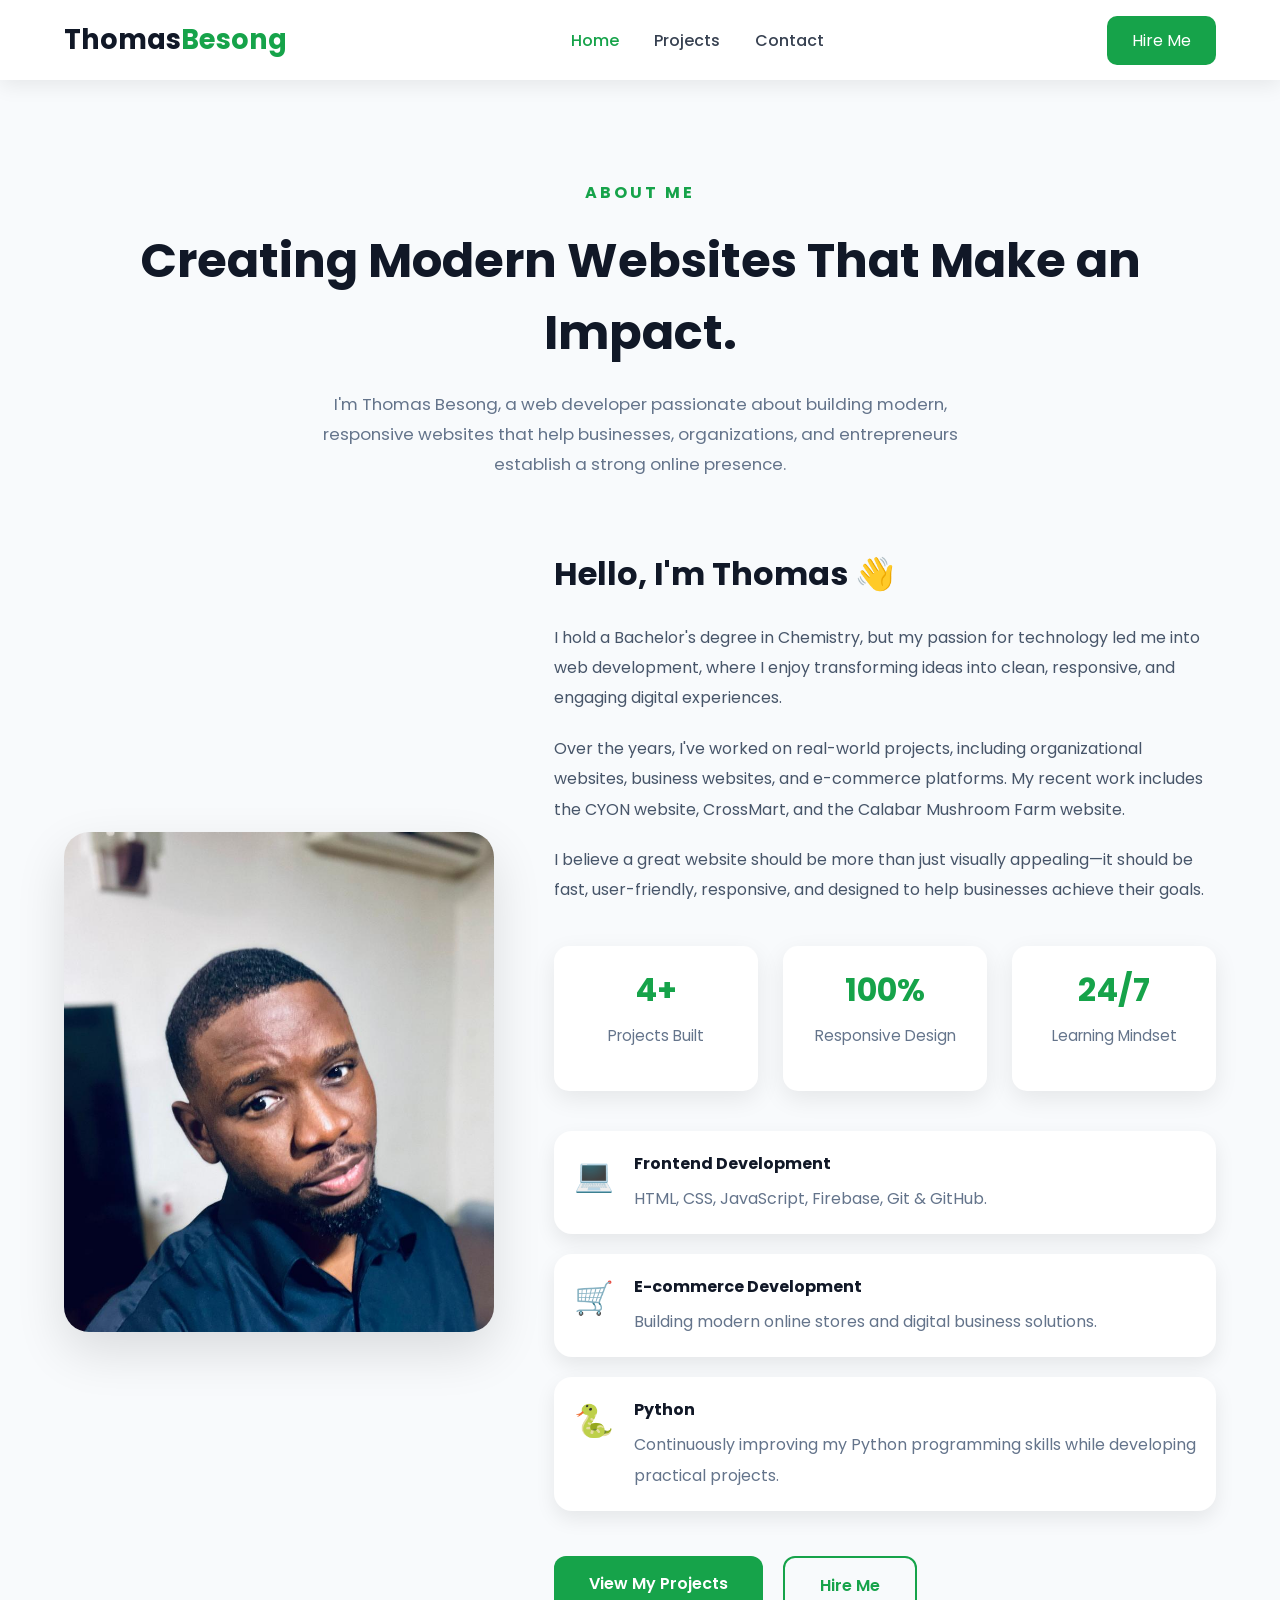
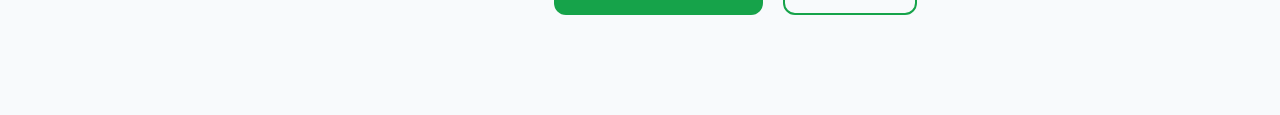
<file: index.html>
<!DOCTYPE html>
<html lang="en">
<head>
    <meta charset="UTF-8">
    <meta name="viewport" content="width=device-width, initial-scale=1.0">
    <title>About | Thomas Besong</title>

    <link rel="preconnect" href="https://fonts.googleapis.com">
    <link rel="preconnect" href="https://fonts.gstatic.com" crossorigin>

    <link href="https://fonts.googleapis.com/css2?family=Poppins:wght@300;400;500;600;700;800&display=swap" rel="stylesheet">

    <link rel="stylesheet" href="style.css">
</head>

<body>
    <header>

        <div class="container nav-container">
    
            <a href="index.html" class="logo">
                Thomas<span>Besong</span>
            </a>
    
            <nav>
    
                <ul class="nav-links">

                    <li><a href="index.html" class="active">Home</a></li>
                
                    <li><a href="myprojects.html">Projects</a></li>
                
                    <li><a href="contact.html">Contact</a></li>
                
                </ul>
            </nav>
    
            <a href="contact.html" class="hire-btn">
                Hire Me
            </a>
    
        </div>
    
    </header>

<section class="about" id="about">

    <div class="container">

        <div class="about-header">

            <span class="section-tag">ABOUT ME</span>

            <h2>
                Creating Modern Websites That Make an Impact.
            </h2>

            <p class="section-intro">

                I'm Thomas Besong, a web developer passionate about building
                modern, responsive websites that help businesses,
                organizations, and entrepreneurs establish a strong online
                presence.

            </p>

        </div>

        <div class="about-content">

            <div class="about-image">
                <div class="image-frame"></div>
                <img src="img/me.jpeg" alt="Thomas Besong">
            </div>
            <div class="about-text">

                <h3>Hello, I'm Thomas 👋</h3>

                <p>

                    I hold a Bachelor's degree in Chemistry, but my passion for
                    technology led me into web development, where I enjoy
                    transforming ideas into clean, responsive, and engaging
                    digital experiences.

                </p>

                <p>

                    Over the years, I've worked on real-world projects,
                    including organizational websites, business websites, and
                    e-commerce platforms. My recent work includes the CYON
                    website, CrossMart, and the Calabar Mushroom Farm website.

                </p>

                <p>

                    I believe a great website should be more than just visually
                    appealing—it should be fast, user-friendly, responsive, and
                    designed to help businesses achieve their goals.

                </p>

                <div class="stats">

                    <div class="stat">
                        <h2>4+</h2>
                        <p>Projects Built</p>
                    </div>

                    <div class="stat">
                        <h2>100%</h2>
                        <p>Responsive Design</p>
                    </div>

                    <div class="stat">
                        <h2>24/7</h2>
                        <p>Learning Mindset</p>
                    </div>

                </div>

                <div class="about-highlights">

                    <div class="highlight">

                        <span>💻</span>

                        <div>

                            <h4>Frontend Development</h4>

                            <p>

                                HTML, CSS, JavaScript, Firebase,
                                Git & GitHub.

                            </p>

                        </div>

                    </div>

                    <div class="highlight">

                        <span>🛒</span>

                        <div>

                            <h4>E-commerce Development</h4>

                            <p>

                                Building modern online stores and
                                digital business solutions.

                            </p>

                        </div>

                    </div>

                    <div class="highlight">

                        <span>🐍</span>

                        <div>

                            <h4>Python</h4>

                            <p>

                                Continuously improving my Python
                                programming skills while developing
                                practical projects.

                            </p>

                        </div>

                    </div>

                </div>

                <div class="about-buttons">

                    <a href="myprojects.html" class="primary-btn">

                        View My Projects

                    </a>

                    <a href="#contact" class="secondary-btn">

                        Hire Me

                    </a>

                </div>

            </div>

        </div>

    </div>

</section>

</body>
</html>
</file>
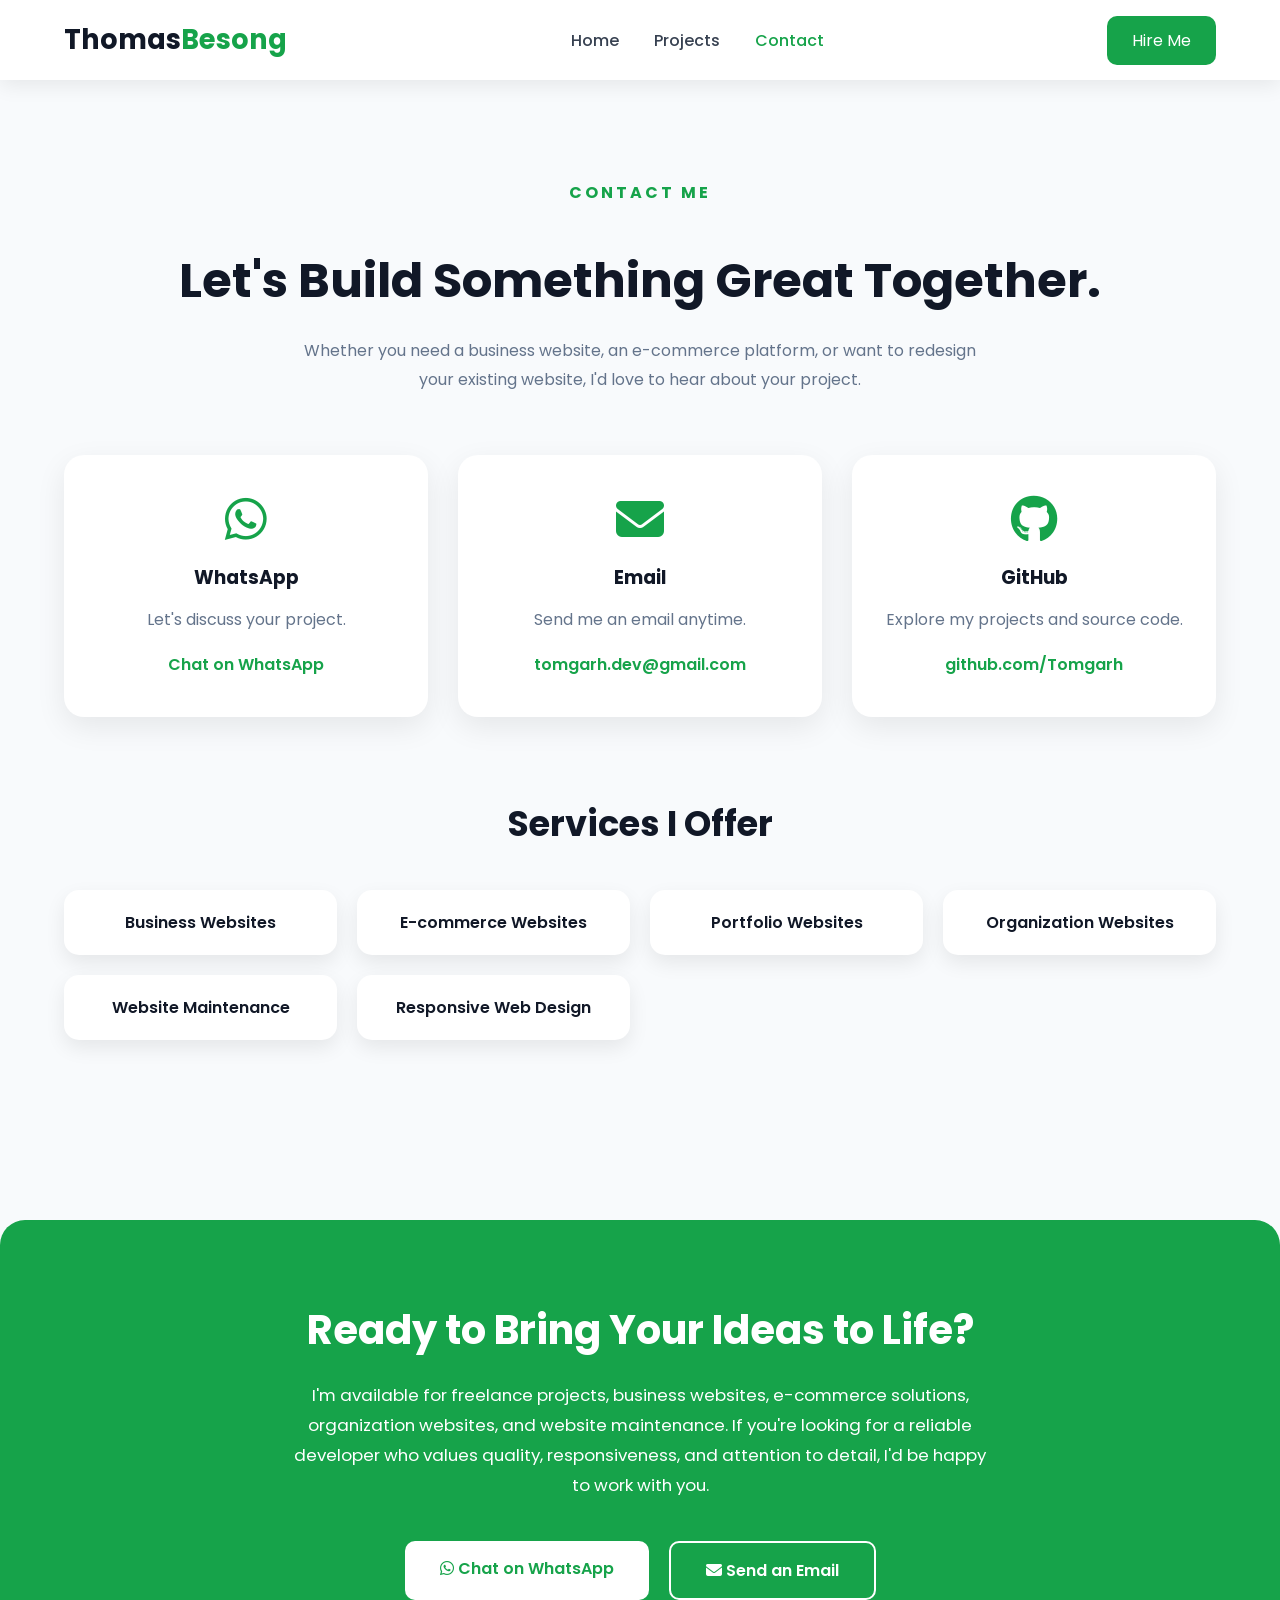
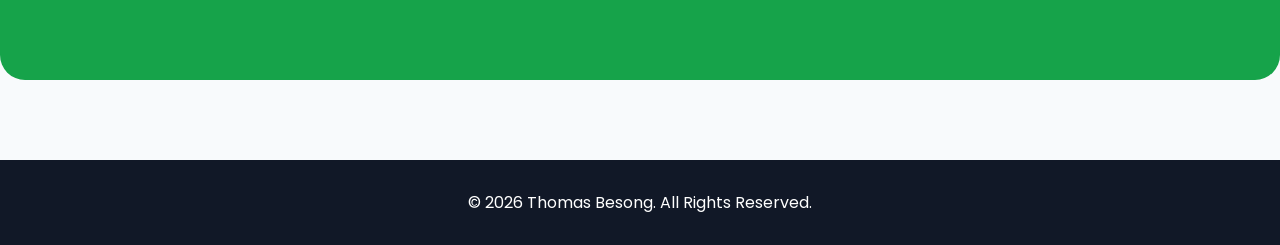
<file: contact.html>
<!DOCTYPE html>
<html lang="en">
<head>
    <meta charset="UTF-8">
    <meta name="viewport" content="width=device-width, initial-scale=1.0">
    <title>Contact | Thomas Besong</title>

    <link rel="stylesheet" href="style.css">

    <link rel="stylesheet"
    href="https://cdnjs.cloudflare.com/ajax/libs/font-awesome/6.7.2/css/all.min.css">
</head>

<body>

<header>

    <div class="container nav-container">

        <a href="index.html" class="logo">
            Thomas<span>Besong</span>
        </a>

        <nav>

            <ul class="nav-links">

                <li><a href="index.html">Home</a></li>

                <li><a href="myprojects.html">Projects</a></li>

                <li><a href="contact.html" class="active">Contact</a></li>

            </ul>

        </nav>

        <a href="contact.html" class="hire-btn">
            Hire Me
        </a>

    </div>

</header>

<section class="contact-page">

    <div class="container">

        <div class="contact-header">

            <span class="section-tag">CONTACT ME</span>

            <h1>Let's Build Something Great Together.</h1>

            <p>
                Whether you need a business website, an e-commerce platform,
                or want to redesign your existing website, I'd love to hear
                about your project.
            </p>

        </div>

        <div class="contact-grid">

            <div class="contact-card">

                <i class="fa-brands fa-whatsapp"></i>

                <h3>WhatsApp</h3>

                <p>Let's discuss your project.</p>

                <a href="https://wa.me/2348102321111" target="_blank">
                    Chat on WhatsApp
                </a>

            </div>

            <div class="contact-card">

                <i class="fa-solid fa-envelope"></i>

                <h3>Email</h3>

                <p>Send me an email anytime.</p>

                <a href="mailto:tomgarh.dev@gmail.com">
                    tomgarh.dev@gmail.com
                </a>

            </div>

            <div class="contact-card">

                <i class="fa-brands fa-github"></i>

                <h3>GitHub</h3>

                <p>Explore my projects and source code.</p>

                <a href="https://github.com/Tomgarh" target="_blank">
                    github.com/Tomgarh
                </a>

            </div>

        </div>

        <div class="services">

            <h2>Services I Offer</h2>

            <div class="service-list">

                <div class="service">Business Websites</div>

                <div class="service">E-commerce Websites</div>

                <div class="service">Portfolio Websites</div>

                <div class="service">Organization Websites</div>

                <div class="service">Website Maintenance</div>

                <div class="service">Responsive Web Design</div>

            </div>

        </div>

    </div>

</section>


<section class="hire-me">

    <div class="container">

        <h2>Ready to Bring Your Ideas to Life?</h2>

        <p>
            I'm available for freelance projects, business websites,
            e-commerce solutions, organization websites, and website
            maintenance. If you're looking for a reliable developer who
            values quality, responsiveness, and attention to detail,
            I'd be happy to work with you.
        </p>

        <div class="hire-buttons">

            <a href="https://wa.me/2348102321111" target="_blank" class="primary-btn">
                <i class="fa-brands fa-whatsapp"></i> Chat on WhatsApp
            </a>

            <a href="mailto:tomgarh.dev@gmail.com" class="secondary-btn">
                <i class="fa-solid fa-envelope"></i> Send an Email
            </a>

        </div>

    </div>

</section>

<footer>

    <div class="container">

        <p>
            © 2026 Thomas Besong. All Rights Reserved.
        </p>

    </div>

</footer>

</body>
</html>
</file>
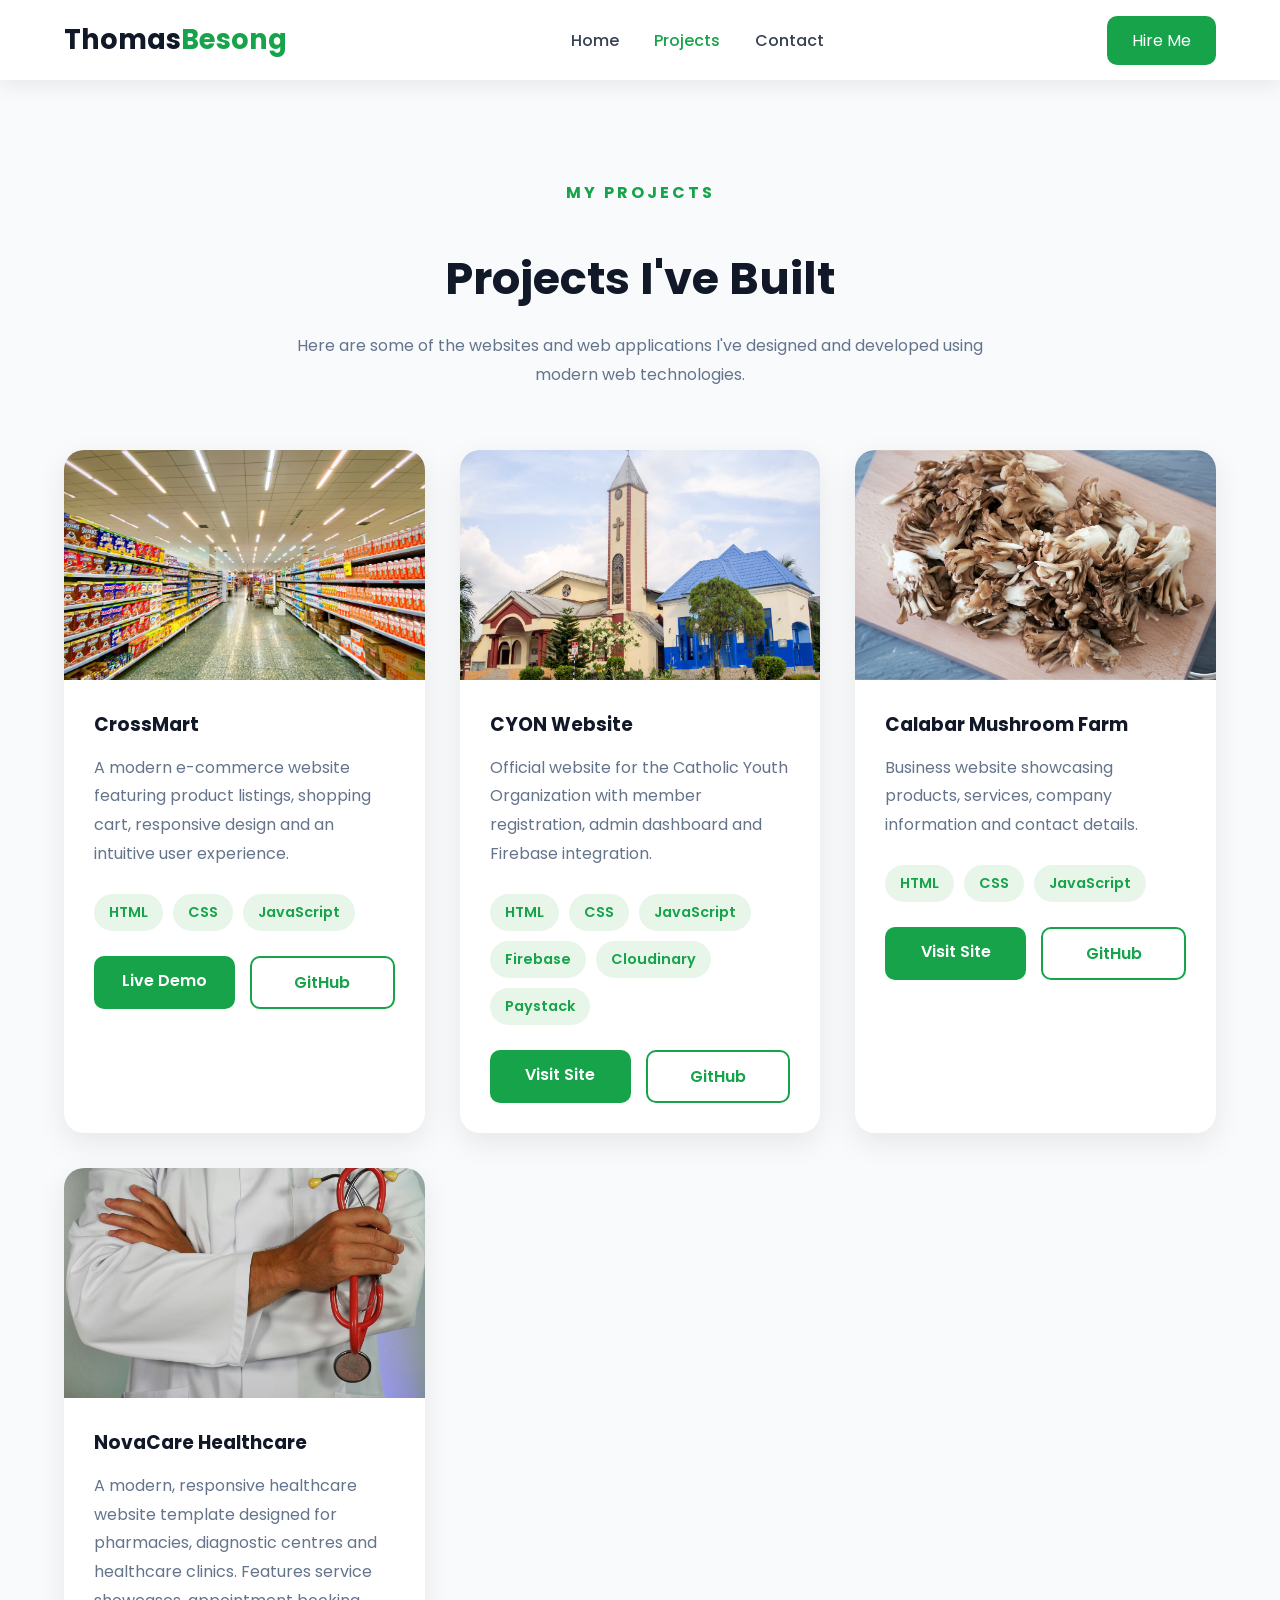
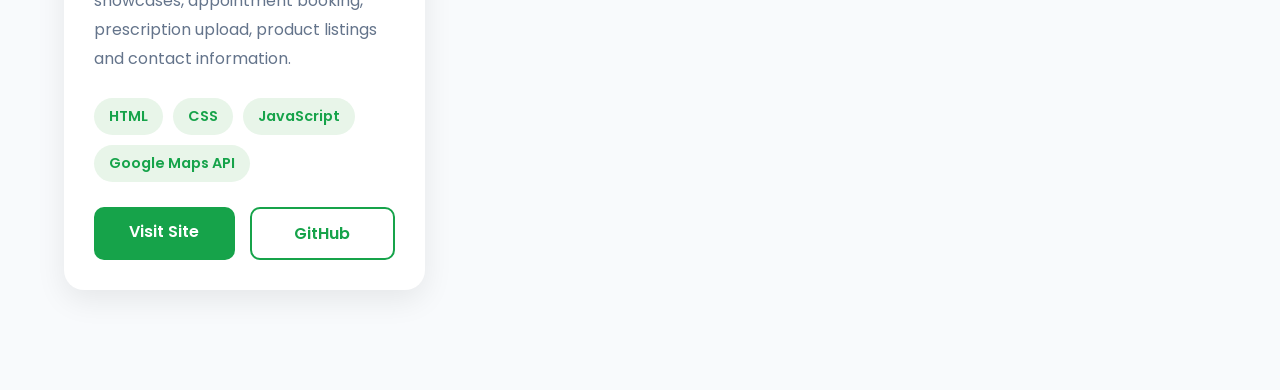
<file: myprojects.html>
<!DOCTYPE html>
<html lang="en">
<head>
    <meta charset="UTF-8">
    <meta name="viewport" content="width=device-width, initial-scale=1.0">
    <title>My Projects | Thomas Besong</title>

    <link rel="stylesheet" href="style.css">

    <link rel="stylesheet"
    href="https://cdnjs.cloudflare.com/ajax/libs/font-awesome/6.7.2/css/all.min.css">
</head>
<body>
    <header>

        <div class="container nav-container">
    
            <a href="index.html" class="logo">
                Thomas<span>Besong</span>
            </a>
    
            <nav>
    
                <ul class="nav-links">
    
                    <li><a href="index.html">Home</a></li>
    
                    <li><a href="myprojects.html" class="active">Projects</a></li>
    
                    <li><a href="contact.html">Contact</a></li>
    
                </ul>
    
            </nav>
    
            <a href="contact.html" class="hire-btn">
                Hire Me
            </a>
    
        </div>
    
    </header>

<section class="projects">

    <div class="container">

        <div class="project-header">

            <span class="section-tag">MY PROJECTS</span>

            <h2>Projects I've Built</h2>

            <p>
                Here are some of the websites and web applications I've
                designed and developed using modern web technologies.
            </p>

        </div>

        <div class="project-grid">

            <!-- CrossMart -->

            <div class="project-card">

                <img src="img/mart.jpg" alt="CrossMart">

                <div class="project-info">

                    <h3>CrossMart</h3>

                    <p>

                        A modern e-commerce website featuring product
                        listings, shopping cart, responsive design and
                        an intuitive user experience.

                    </p>

                    <div class="tech">

                        <span>HTML</span>
                        <span>CSS</span>
                        <span>JavaScript</span>

                    </div>

                    <div class="buttons">

                        <a href="https://tomgarh.github.io/ecommerce-website/" class="live">
                            Live Demo
                        </a>

                        <a href="https://github.com/Tomgarh/ecommerce-website" class="github">
                            GitHub
                        </a>

                    </div>

                </div>

            </div>

            <!-- CYON -->

            <div class="project-card">

                <img src="img/church.jpeg" alt="CYON Website">

                <div class="project-info">

                    <h3>CYON Website</h3>

                    <p>

                        Official website for the Catholic Youth Organization
                        with member registration, admin dashboard and
                        Firebase integration.

                    </p>

                    <div class="tech">

                        <span>HTML</span>
                        <span>CSS</span>
                        <span>JavaScript</span>
                        <span>Firebase</span>
                        <span>Cloudinary</span>
                        <span>Paystack</span>
            

                    </div>

                    <div class="buttons">

                        <a href="https://tomgarh.github.io/CYON-WEBSITE/index.html" class="live">
                            Visit Site
                        </a>

                        <a href="https://github.com/Tomgarh/CYON-WEBSITE" class="github">
                            GitHub
                        </a>

                    </div>

                </div>

            </div>

            <!-- Mushroom Farm -->

            <div class="project-card">

                <img src="img/mushroom2.jpg" alt="Mushroom Farm">

                <div class="project-info">

                    <h3>Calabar Mushroom Farm</h3>

                    <p>

                        Business website showcasing products, services,
                        company information and contact details.

                    </p>

                    <div class="tech">

                        <span>HTML</span>
                        <span>CSS</span>
                        <span>JavaScript</span>

                    </div>

                    <div class="buttons">

                        <a href="#" class="live">
                            Visit Site
                        </a>

                        <a href="https://github.com/Tomgarh/calabar-mushroom-farm" class="github">
                            GitHub
                        </a>

                    </div>

                </div>

            </div>

            <div class="project-card">

                <img src="img/healthcare.jpg" alt="Healthcare Website">
            
                <div class="project-info">
            
                    <h3>NovaCare Healthcare</h3>
            
                    <p>
                        A modern, responsive healthcare website template designed for
                        pharmacies, diagnostic centres and healthcare clinics. Features
                        service showcases, appointment booking, prescription upload,
                        product listings and contact information.
                    </p>
            
                    <div class="tech">
            
                        <span>HTML</span>
                        <span>CSS</span>
                        <span>JavaScript</span>
                        <span>Google Maps API</span>
            
                    </div>
            
                    <div class="buttons">
            
                        <a href="https://tomgarh.github.io/healthcare-template" class="live" target="_blank">
                            Visit Site
                        </a>
            
                        <a href="https://github.com/Tomgarh/healthcare-template" class="github" target="_blank">
                            GitHub
                        </a>
            
                    </div>
            
                </div>
            
            </div>



                </div>

            </div>

        </div>

    </div>

</section>

</body>
</html>
</file>
<file: style.css>
/*==========================
    GOOGLE FONT
===========================*/
@import url('https://fonts.googleapis.com/css2?family=Poppins:wght@300;400;500;600;700;800&display=swap');

/*==========================
    RESET
===========================*/

/*=========================
    HEADER
=========================*/

header{

    position:sticky;
    top:0;
    background:#fff;
    box-shadow:0 5px 20px rgba(0,0,0,.08);
    z-index:1000;

}

.nav-container{

    display:flex;
    justify-content:space-between;
    align-items:center;
    height:80px;

}

.logo{

    font-size:1.7rem;
    font-weight:700;
    color:#111827;

}

.logo span{

    color:#16a34a;

}

.nav-links{

    display:flex;
    list-style:none;
    gap:35px;

}

.nav-links a{

    color:#374151;
    font-weight:500;
    transition:.3s;

}

.nav-links a:hover,
.nav-links .active{

    color:#16a34a;

}

.hire-btn{

    background:#16a34a;
    color:#fff;
    padding:12px 25px;
    border-radius:10px;
    transition:.3s;

}

.hire-btn:hover{

    background:#15803d;

}

*{
    margin:0;
    padding:0;
    box-sizing:border-box;
}

html{
    scroll-behavior:smooth;
}

body{
    font-family:'Poppins',sans-serif;
    background:#f8fafc;
    color:#111827;
}

img{
    width:100%;
    display:block;
}

a{
    text-decoration:none;
}

.container{
    width:90%;
    max-width:1200px;
    margin:auto;
}

/*==========================
    ABOUT SECTION
===========================*/

.about{
    padding:100px 0;
}

.about-header{
    text-align:center;
    margin-bottom:70px;
}

.section-tag{
    display:inline-block;
    color:#16a34a;
    font-weight:700;
    letter-spacing:3px;
    margin-bottom:20px;
}

.about-header h2{
    font-size:3rem;
    margin-bottom:20px;
    color:#111827;
}

.section-intro{
    max-width:700px;
    margin:auto;
    color:#64748b;
    line-height:1.8;
    font-size:1.05rem;
}

.about-content{

    display:grid;
    grid-template-columns:420px 1fr;
    gap:70px;
    align-items:center;

}

/*==========================
    IMAGE
===========================*/




.image-frame{
    position:absolute;
    inset:15px 0 0 -15px;
    border-radius:25px;
    z-index:0;
}
.about-image{
    position: relative;
    width: 430px;
}

.about-image img{
    width: 430px;
    height: 500px;
    object-fit: cover;
    object-position: center top;
    border-radius: 25px;
    display: block;
    box-shadow: 0 20px 50px rgba(0,0,0,.12);
}




/*==========================
    TEXT
===========================*/

.about-text h3{

    font-size:2rem;
    margin-bottom:25px;

}

.about-text p{

    color:#475569;
    line-height:1.9;
    margin-bottom:20px;

}

/*==========================
    STATS
===========================*/

.stats{

    display:flex;
    gap:25px;
    margin:40px 0;

}

.stat{

    background:#fff;
    padding:20px;
    flex:1;
    text-align:center;
    border-radius:15px;
    box-shadow:0 8px 25px rgba(0,0,0,.08);
    transition:.3s;

}

.stat:hover{

    transform:translateY(-8px);

}

.stat h2{

    color:#16a34a;
    font-size:2rem;

}

.stat p{

    margin-top:8px;
    font-size:.95rem;
    color:#64748b;

}

/*==========================
    HIGHLIGHTS
===========================*/

.about-highlights{

    margin-top:40px;
    display:flex;
    flex-direction:column;
    gap:20px;

}

.highlight{

    display:flex;
    align-items:flex-start;
    gap:20px;
    background:#fff;
    padding:20px;
    border-radius:18px;
    box-shadow:0 8px 20px rgba(0,0,0,.08);
    transition:.3s;

}

.highlight:hover{

    transform:translateX(8px);

}

.highlight span{

    font-size:2rem;

}

.highlight h4{

    margin-bottom:8px;

}

.highlight p{

    margin:0;
    color:#64748b;

}

/*==========================
    BUTTONS
===========================*/

.about-buttons{

    display:flex;
    gap:20px;
    margin-top:45px;

}

.primary-btn{

    background:#16a34a;
    color:#fff;
    padding:15px 35px;
    border-radius:12px;
    font-weight:600;
    transition:.3s;

}

.primary-btn:hover{

    background:#15803d;

}

.secondary-btn{

    border:2px solid #16a34a;
    color:#16a34a;
    padding:15px 35px;
    border-radius:12px;
    font-weight:600;
    transition:.3s;

}

.secondary-btn:hover{

    background:#16a34a;
    color:#fff;

}
.projects{

    padding:100px 0;
    background:#f8fafc;

}

.project-header{

    text-align:center;
    margin-bottom:60px;

}

.project-header h2{

    font-size:2.8rem;
    margin:20px 0;

}

.project-header p{

    max-width:700px;
    margin:auto;
    color:#64748b;
    line-height:1.8;

}

.project-grid{

    display:grid;
    grid-template-columns:repeat(auto-fit,minmax(350px,1fr));
    gap:35px;

}

.project-card{

    background:#fff;
    border-radius:20px;
    overflow:hidden;
    box-shadow:0 10px 30px rgba(0,0,0,.08);
    transition:.4s;

}

.project-card:hover{

    transform:translateY(-10px);

}

.project-card img{

    height:230px;
    object-fit:cover;

}

.project-info{

    padding:30px;

}

.project-info h3{

    margin-bottom:15px;

}

.project-info p{

    color:#64748b;
    line-height:1.8;

}

.tech{

    margin:25px 0;
    display:flex;
    gap:10px;
    flex-wrap:wrap;

}

.tech span{

    background:#e8f5e9;
    color:#16a34a;
    padding:8px 15px;
    border-radius:30px;
    font-size:.9rem;
    font-weight:600;

}

.buttons{

    display:flex;
    gap:15px;

}

.live,
.github{

    flex:1;
    text-align:center;
    padding:12px;
    border-radius:10px;
    font-weight:600;
    transition:.3s;

}

.live{

    background:#16a34a;
    color:#fff;

}

.live:hover{

    background:#15803d;

}

.github{

    border:2px solid #16a34a;
    color:#16a34a;

}

.github:hover{

    background:#16a34a;
    color:#fff;

}
/*==========================
    CONTACT PAGE
===========================*/

.contact-page{

    padding:100px 0;

}

.contact-header{

    text-align:center;
    margin-bottom:60px;

}

.contact-header h1{

    font-size:3rem;
    margin:20px 0;

}

.contact-header p{

    max-width:700px;
    margin:auto;
    color:#64748b;
    line-height:1.8;

}

.contact-grid{

    display:grid;
    grid-template-columns:repeat(auto-fit,minmax(280px,1fr));
    gap:30px;
    margin-bottom:80px;

}

.contact-card{

    background:#fff;
    padding:40px 30px;
    text-align:center;
    border-radius:20px;
    box-shadow:0 10px 30px rgba(0,0,0,.08);
    transition:.3s;

}

.contact-card:hover{

    transform:translateY(-10px);

}

.contact-card i{

    font-size:3rem;
    color:#16a34a;
    margin-bottom:20px;

}

.contact-card h3{

    margin-bottom:15px;

}

.contact-card p{

    color:#64748b;
    margin-bottom:20px;

}

.contact-card a{

    color:#16a34a;
    font-weight:600;

}

/*==========================
    SERVICES
===========================*/

.services{

    text-align:center;

}

.services h2{

    margin-bottom:40px;
    font-size:2.2rem;

}

.service-list{

    display:grid;
    grid-template-columns:repeat(auto-fit,minmax(250px,1fr));
    gap:20px;

}

.service{

    background:#fff;
    padding:20px;
    border-radius:15px;
    box-shadow:0 8px 20px rgba(0,0,0,.08);
    font-weight:600;
    transition:.3s;

}

.service:hover{

    background:#16a34a;
    color:#fff;

}
/*==========================
    HIRE ME
===========================*/

.hire-me{

    background:#16a34a;
    color:#fff;
    text-align:center;
    padding:80px 20px;
    border-radius:25px;
    margin:80px auto;

}

.hire-me h2{

    font-size:2.5rem;
    margin-bottom:20px;

}

.hire-me p{

    max-width:700px;
    margin:0 auto 40px;
    line-height:1.8;
    font-size:1.05rem;

}

.hire-buttons{

    display:flex;
    justify-content:center;
    gap:20px;
    flex-wrap:wrap;

}

.hire-buttons a{

    padding:15px 35px;
    border-radius:10px;
    font-weight:600;
    text-decoration:none;
    transition:.3s;

}

.hire-buttons .primary-btn{

    background:#fff;
    color:#16a34a;

}

.hire-buttons .primary-btn:hover{

    background:#f3f4f6;

}

.hire-buttons .secondary-btn{

    border:2px solid #fff;
    color:#fff;

}

.hire-buttons .secondary-btn:hover{

    background:#fff;
    color:#16a34a;

}

/*==========================
    FOOTER
===========================*/

footer{

    background:#111827;
    color:#fff;
    text-align:center;
    padding:30px 0;
    margin-top:80px;

}

/*==========================
    RESPONSIVE
===========================*/

@media (max-width:768px){

    /* HEADER */
    
    header{
        padding:10px 0;
    }
    
    .nav-container{
        flex-direction:column;
        justify-content:center;
        gap:15px;
        height:auto;
        padding:15px 0;
    }
    
    .logo{
        font-size:1.5rem;
    }
    
    .nav-links{
        gap:20px;
        justify-content:center;
        flex-wrap:wrap;
        padding:0;
    }
    
    .nav-links a{
        font-size:.95rem;
    }
    
    .hire-btn{
        width:100%;
        max-width:220px;
        text-align:center;
    }
    
    /* ABOUT */
    
    .about{
        padding:70px 0;
    }
    
    .about-header h2{
        font-size:2.2rem;
    }
    
    .about-content{
        grid-template-columns:1fr;
        gap:40px;
        text-align:center;
    }
    
    .about-image{
        width:100%;
        max-width:320px;
        margin:auto;
    }
    
    .about-image img{
        width:100%;
        height:auto;
    }
    
    .about-text h3{
        font-size:1.7rem;
    }
    
    .stats{
        flex-direction:column;
    }
    
    .about-buttons{
        flex-direction:column;
    }
    
    .primary-btn,
    .secondary-btn{
        text-align:center;
    }
    
    /* PROJECTS */
    
    .project-grid{
        grid-template-columns:1fr;
    }
    
    .project-card img{
        height:220px;
    }
    
    /* CONTACT */
    
    .contact-grid{
        grid-template-columns:1fr;
    }
    
    .service-list{
        grid-template-columns:1fr;
    }
    
    }
</file>
